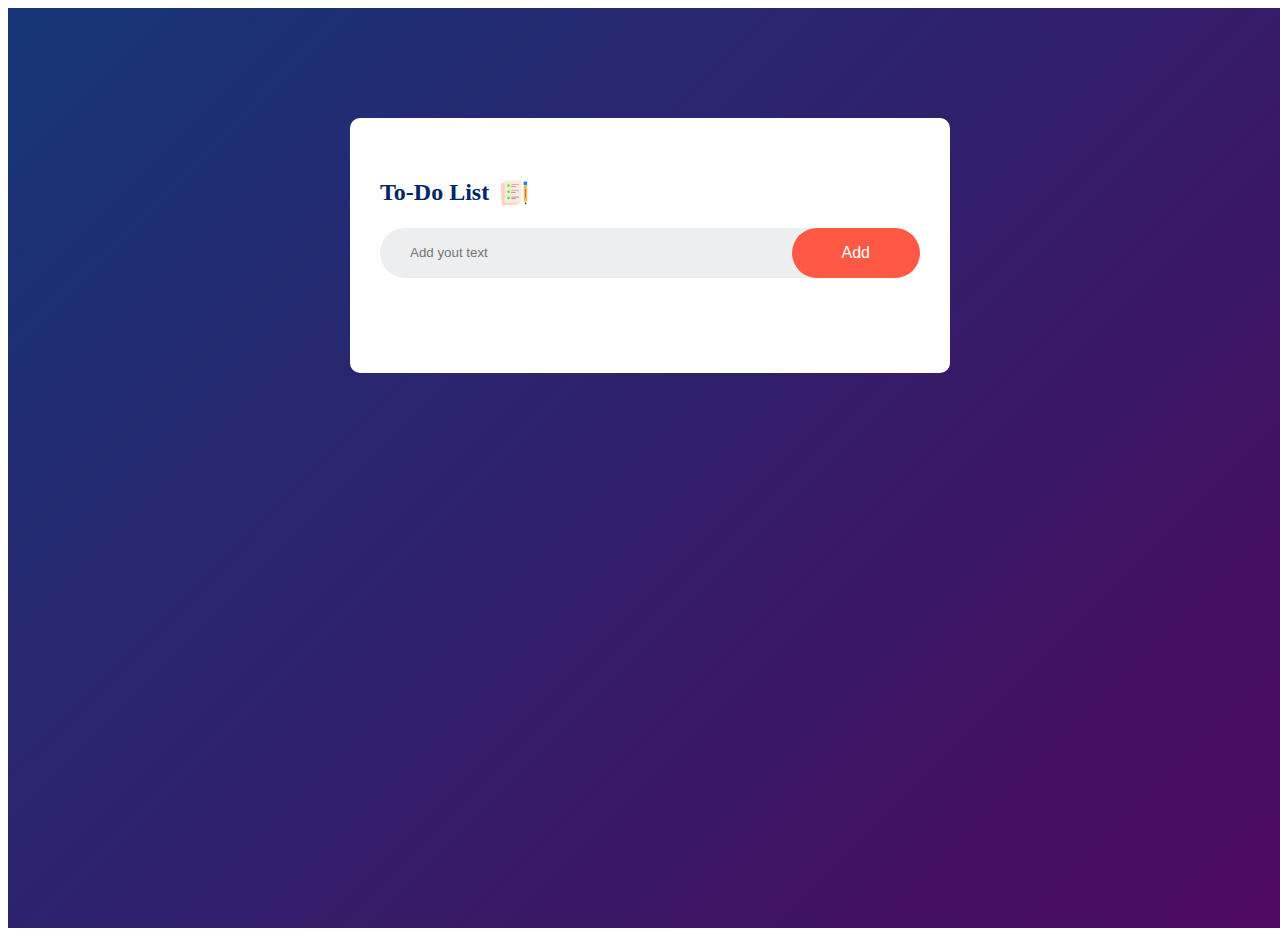
<file: Level 1/Task 2 - ToDo List/To do List/index.html>
<!DOCTYPE html>
<html>
<head>
    <meta name="viewport" content="width=device-width, initial-scale=1">
    <title>TO DO LIST </title>
    <link rel="stylesheet" href="style.css">
</head>
<body>
    <div class ="container">
        <div class="todo-app">
            <h2>To-Do List <img src="images/icon.png"></h2>
            <div class="row">
                <input type="text" id="input-box" placeholder="Add yout text">
                <button onclick="addTask()">Add</button>
            </div>
            <ul id="list-container">
                <!--<li class="checked">Task 1</li>
                <li>Task 2</li>
                <li>Task 3</li>-->
            </ul>
        </div>
        
    </div>
    <script src="script.js"></script>
</body>
</html>
</file>
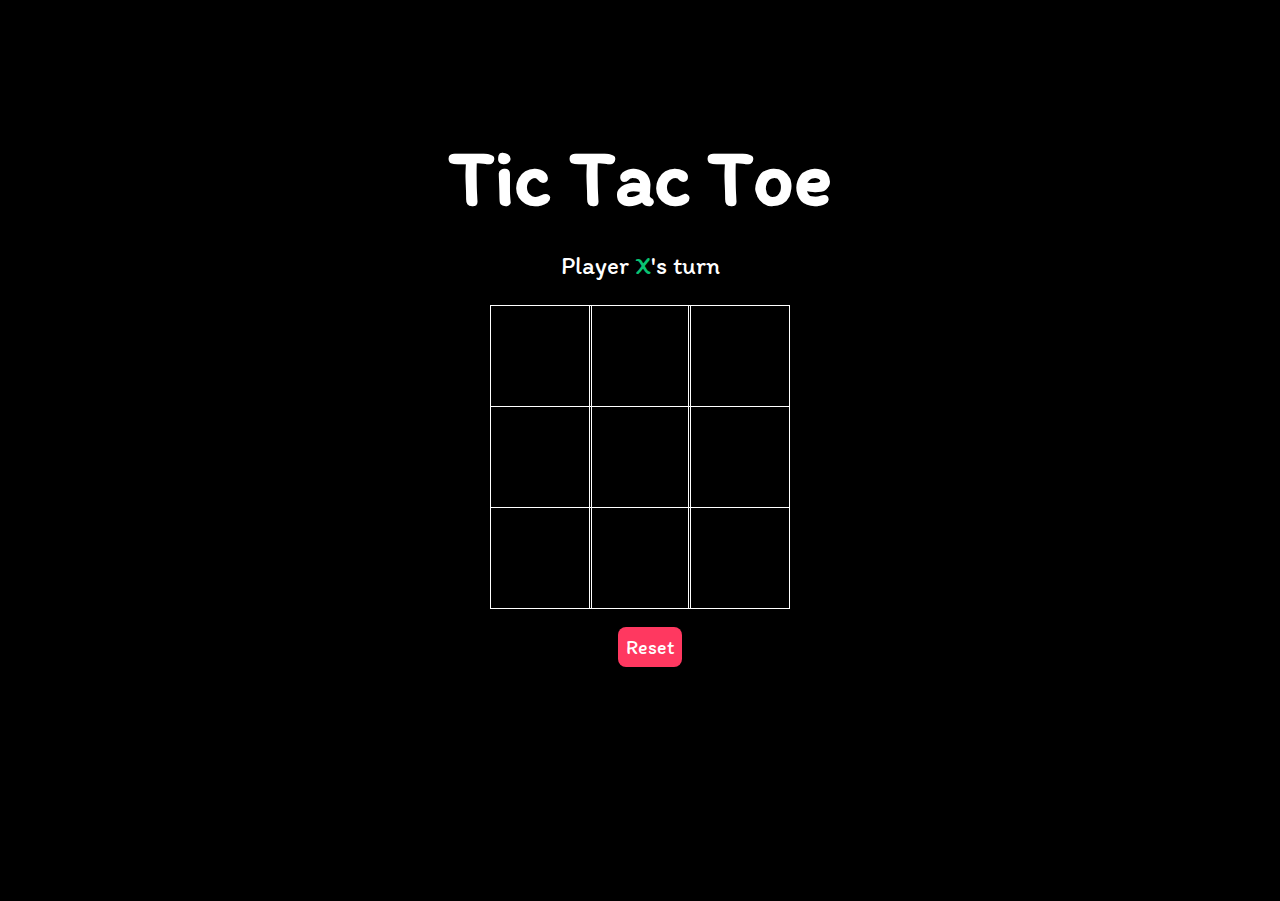
<file: Level 1/Task 3 - Tic Tac Toe/Tic Tac Toe/index.html>
<html lang="en">
<head>
    <meta charset="UTF-8">
    <meta http-equiv="X-UA-Compatible" content="IE=edge">
    <meta name="viewport" content="width=device-width, initial-scale=1.0">
    <link rel="stylesheet" href="style.css">
    <link rel="preconnect" href="https://fonts.gstatic.com">
    <link href="https://fonts.googleapis.com/css2?family=Itim&display=swap" rel="stylesheet">
    <script src="./index.js"></script>
    <title>Tic-Tac-Toe</title>
</head>
<body>
    <main class="background">
        <section class="title">
            <h1>Tic Tac Toe</h1>
        </section>
        <section class="display">
            Player <span class="display-player playerX">X</span>'s turn
        </section>
        <section class="container">
            <div class="tile"></div>
            <div class="tile"></div>
            <div class="tile"></div>
            <div class="tile"></div>
            <div class="tile"></div>
            <div class="tile"></div>
            <div class="tile"></div>
            <div class="tile"></div>
            <div class="tile"></div>
        </section>
        <section class="display announcer hide"></section>
        <section class="controls">
            <button id="reset">Reset</button>
        </section>
    </main>
</body>
</html>
</file>
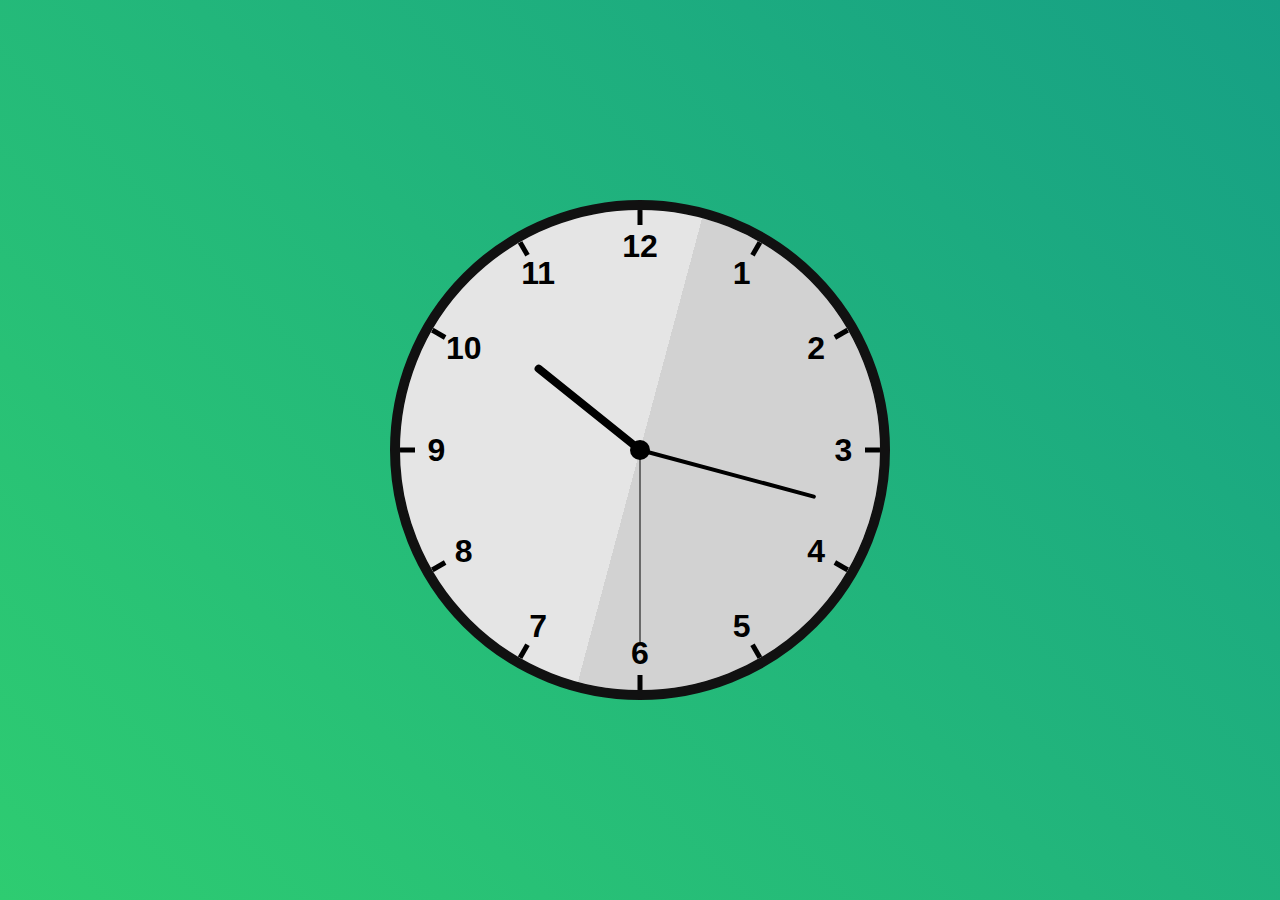
<file: Level 2/Task 2 - Analog Clock Webapp/Analog clock/index.html>
<!DOCTYPE html>
<html>
<head>
	<title>Analog Clock</title>
	<meta charset="utf-8">
	<link rel="stylesheet" type="text/css" href="style.css">
</head>
<body>
	<div class="clock">
		<div class="num num1">
			<div>1</div>
		</div>
		<div class="num num2">
			<div>2</div>
		</div>
		<div class="num num3">
			<div>3</div>
		</div>
		<div class="num num4">
			<div>4</div>
		</div>
		<div class="num num5">
			<div>5</div>
		</div>
		<div class="num num6">
			<div>6</div>
		</div>
		<div class="num num7">
			<div>7</div>
		</div>
		<div class="num num8">
			<div>8</div>
		</div>
		<div class="num num9">
			<div>9</div>
		</div>
		<div class="num num10">
			<div>10</div>
		</div>
		<div class="num num11">
			<div>11</div>
		</div>
		<div class="num num12">
			<div>12</div>
		</div>

		<div class="hand" id="sec">
			<div class="sec"></div>
		</div>
		<div class="hand" id="min">
			<div class="min"></div>
		</div>
		<div class="hand" id="hour">
			<div class="hour"></div>
		</div>
	</div>
	<script type="text/javascript" src="app.js"></script>
</body>
</html>
</file>
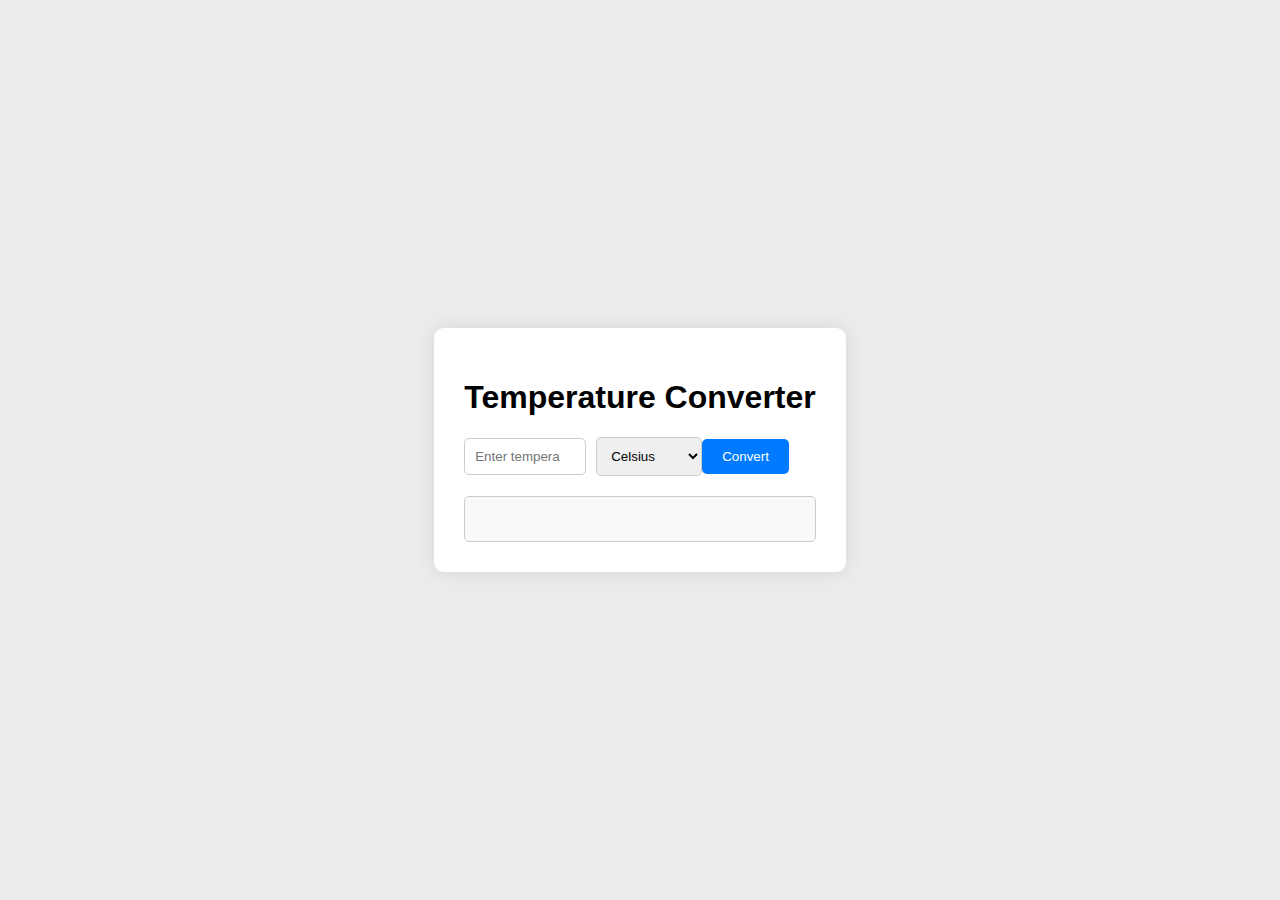
<file: Level 2/Task 3 - Temparature Converter/Temparature convertor/index.html>
<!DOCTYPE html>
<html lang="en">
  <head>
    <meta charset="UTF-8" />
    <meta name="viewport" content="width=device-width, initial-scale=1.0" />
    <title>Temperature Converter</title>
    <style>
      body {
        background-color: #ececec;
        display: flex;
        justify-content: center;
        align-items: center;
        height: 100vh;
        margin: 0;
        font-family: Arial, sans-serif;
      }

      .container {
        background-color: #fff;
        padding: 30px;
        border-radius: 10px;
        box-shadow: 0 0 20px rgba(0, 0, 0, 0.1);
      }

      h1 {
        text-align: center;
      }

      .converter {
        display: flex;
        align-items: center;
        margin-bottom: 20px;
      }

      .converter input {
        padding: 10px;
        border: 1px solid #ccc;
        border-radius: 5px;
        margin-right: 10px;
        width: 100px;
      }

      .converter select {
        padding: 10px;
        border: 1px solid #ccc;
        border-radius: 5px;
      }

      .converter button {
        padding: 10px 20px;
        background-color: #007bff;
        color: #fff;
        border: none;
        border-radius: 5px;
        cursor: pointer;
      }

      .result {
        text-align: center;
        font-size: 24px;
        padding: 10px;
        border: 1px solid #ccc;
        border-radius: 5px;
        background-color: #f9f9f9;
      }
    </style>
  </head>
  <body>
    <div class="container">
      <h1>Temperature Converter</h1>
      <div class="converter">
        <input
          type="number"
          id="inputTemperature"
          placeholder="Enter temperature"
        />
        <select id="unitSelect">
          <option value="celsius">Celsius</option>
          <option value="fahrenheit">Fahrenheit</option>
        </select>
        <button onclick="convertTemperature()">Convert</button>
      </div>
      <div class="result">
        <p id="resultTemperature"></p>
      </div>
    </div>
  <script>
    // Function to convert the input temperature between Celsius and Fahrenheit
    function convertTemperature() {
      // Get input temperature and unit selection from the HTML elements
      const inputTemperature = parseFloat(document.getElementById("inputTemperature").value);
      const unitSelect = document.getElementById("unitSelect").value;
      const resultTemperatureElement = document.getElementById("resultTemperature");

      if (unitSelect === "celsius") {
        // Convert Celsius to Fahrenheit
        const fahrenheit = (inputTemperature * 9) / 5 + 32;
        resultTemperatureElement.textContent = `${fahrenheit.toFixed(2)} °F`;
        // Set background color based on the converted Fahrenheit temperature
        document.body.style.backgroundColor = getBackgroundColor(fahrenheit);
      } else if (unitSelect === "fahrenheit") {
        // Convert Fahrenheit to Celsius
        const celsius = ((inputTemperature - 32) * 5) / 9;
        resultTemperatureElement.textContent = `${celsius.toFixed(2)} °C`;
        // Set background color based on the converted Celsius temperature
        document.body.style.backgroundColor = getBackgroundColor(celsius);
      }
    }

    // Function to determine the background color based on the temperature
    function getBackgroundColor(temperature) {
      if (temperature <= 0) {
        return "#0099ff"; // Blue for cold temperatures
      } else if (temperature <= 20) {
        return "#66ccff"; // Light blue for cool temperatures
      } else if (temperature <= 30) {
        return "#ff9933"; // Orange for warm temperatures
      } else {
        return "#ff3300"; // Red for hot temperatures
      }
    }
  </script>
  </body>
</html>
</file>
<file: Level 1/Task 2 - ToDo List/To do List/style.css>
{
    margin: 0;
    padding: 0;
    font-family: 'poppins', sans-serif;
    box-sizing: border-box;
}
.container{
    width: 100%;
    min-height: 100vh;
    background: linear-gradient(135deg, #153677, #4e085f);
    padding: 10px;
}
.todo-app{
    width: 100%;
    max-width: 540px;
    background: #fff;
    margin: 100px auto 20px;
    padding: 40px 30px 70px;
    border-radius: 10px;

}
.todo-app h2{
    color: #002765;
    display: flex;
    align-items: center;
    margin-bottom: 20px;
     
}
.todo-app h2 img{
    width: 30px;
    margin-left: 10px ;
}
.row{
    display: flex;
    align-items: center;
    justify-content: space-between;
    background: #edeef0;
    border-radius: 30px;
    padding-left: 20px;
    margin-bottom: 25px;
}
input{
    flex: 1;
    border: none;
    outline: none;
    background: transparent;
    padding: 10px;
}
button{
    border: none;
    outline: none;
    padding: 16px 50px;
    background: #ff5945;
    color: #fff;
    font-size: 16px;
    cursor: pointer;
    border-radius: 40px;

}
ul li{
    list-style: none;
    font-size: 17px;
    padding: 12px 8px 12px 50px;
    user-select: none;
    cursor: pointer;
    position: relative;
}
ul li::before{
    content: '';
    position: absolute;
    height: 28px;
    width: 28px;
    border-radius: 50%;
    background-image: url(images/unchecked.png);
    background-size: cover;
    background-position: center;
    top: 12px;
    left: 8px;
}
ul li.checked{
    color: #555;
    text-decoration: line-through;
}
ul li.checked::before{
    background-image: url(images/checked.png);
}
ul li span{
    position: absolute;
    right: 0;
    top: 5px;
    width: 40px;
    height: 40px;
    font-size: 22px;
    color: #555;
    line-height: 40px;
    text-align: center;
    border-radius: 50%;
}
ul li span:hover{
    background: #edeef0;
}
</file>
<file: Level 1/Task 3 - Tic Tac Toe/Tic Tac Toe/style.css>
* {
    padding: 0;
    margin: 0;
    font-family: 'Itim', cursive;
}

.background {
    background-color:  black;
    height: 100vh;
    padding-top: 1px;
}

.title {
    color: white;
    text-align: center;
    font-size: 40px;
    margin-top: 10%;
}

.display {
    color: white;
    font-size: 25px;
    text-align: center;
    margin-top: 1em;
    margin-bottom: 1em;
}

.hide {
    display: none;
}

.container {
    margin: 0 auto;
    display: grid;
    grid-template-columns: 33% 33% 33%;
    grid-template-rows: 33% 33% 33%;
    max-width: 300px;

}

.tile {
    border: 1px solid white;
    min-width: 100px;
    min-height: 100px;
    display: flex;
    justify-content: center;
    align-items: center;
    font-size: 50px;
    cursor: pointer;
}

.playerX {
    color: #09C372;
}

.playerO {
    color: palevioletred;
}

.controls {
    display: flex;
    flex-direction: row;
    justify-content: center;
    align-items: center;
    margin-top: 1em;
}

.controls button {
    color: white;
    padding: 8px;
    border-radius: 8px;
    border: none;
    font-size: 20px;
    margin-left: 1em;
    cursor: pointer;
}

.restart {
    background-color: #498AFB;
}

#reset {
    background-color: #FF3860;
}
</file>
<file: Level 2/Task 2 - Analog Clock Webapp/Analog clock/style.css>
*{
	padding: 0;
	margin: 0;
	box-sizing: border-box;
	font-family: 'exo 2', sans-serif;
}

body{
	width: 100vw;
	height: 100vh;
	overflow: hidden;
	background: linear-gradient(45deg, #2ecc71, #16a085);
}

.clock{
	position: relative;
	width: 500px;
	height: 500px;
	overflow: hidden;
	border-radius: 250px;
	border: 10px solid #111;
	background-color: #fff;
    top: 50%;
    left: 50%;
    transform: translate(-50%, -50%);
}

.clock:after{
	content: '';
	position: absolute;
	width: 100%;
	height: 100%;
	top: 0;
	left: 0;
	background: linear-gradient(285deg, rgba(0, 0, 0, 0.175) 50%, rgba(0, 0, 0, 0.1) 50%);
}

.clock:before{
	content: '';
	position: absolute;
	top: 50%;
	left: 50%;
	transform: translate(-50%, -50%);
	width: 20px;
	height: 20px;
	background-color: black;
	border-radius: 50%;
}

.num{
	position: absolute;
	width: 100%;
	height: 100%;
	top: 0;
	left: 0;
	text-align: center;
	font-size: 2rem;
	font-weight: 700;
	padding: 18px;
}

.num:after{
	content: '';
	position: absolute;
	top: 0;
	left: 50%;
	transform: translateX(-50%);
	width: 5px;
	height: 15px;
	background-color: black;
}

.num1{
	transform: rotate(30deg);
}
.num1 div{
	transform: rotate(-30deg);
}

.num2{
	transform: rotate(60deg);
}
.num2 div{
	transform: rotate(-60deg);
}

.num3{
	transform: rotate(90deg);
}
.num3 div{
	transform: rotate(-90deg);
}

.num4{
	transform: rotate(120deg);
}
.num4 div{
	transform: rotate(-120deg);
}

.num5{
	transform: rotate(150deg);
}
.num5 div{
	transform: rotate(-150deg);
}

.num6{
	transform: rotate(180deg);
}
.num6 div{
	transform: rotate(-180deg);
}

.num7{
	transform: rotate(210deg);
}
.num7 div{
	transform: rotate(-210deg);
}

.num8{
	transform: rotate(240deg);
}
.num8 div{
	transform: rotate(-240deg);
}

.num9{
	transform: rotate(270deg);
}
.num9 div{
	transform: rotate(-270deg);
}

.num10{
	transform: rotate(300deg);
}
.num10 div{
	transform: rotate(-300deg);
}

.num11{
	transform: rotate(330deg);
}
.num11 div{
	transform: rotate(-330deg);
}

.hand{
	position: absolute;
	top: 0;
	left: 0;
	width: 100%;
	height: 100%;
}

.hand div{
	position: absolute;
	bottom: 50%;
	left: 50%;
	transform: translateX(-50%);
	background-color: #000;
}

.sec{
	width: 1px;
	height: 40%;
}

.min{
	height: 38%;
	width: 4px;
	border-radius: 2px;
}

.hour{
	height: 28%;
	width: 8px;
	border-radius: 4px;
}
</file>
